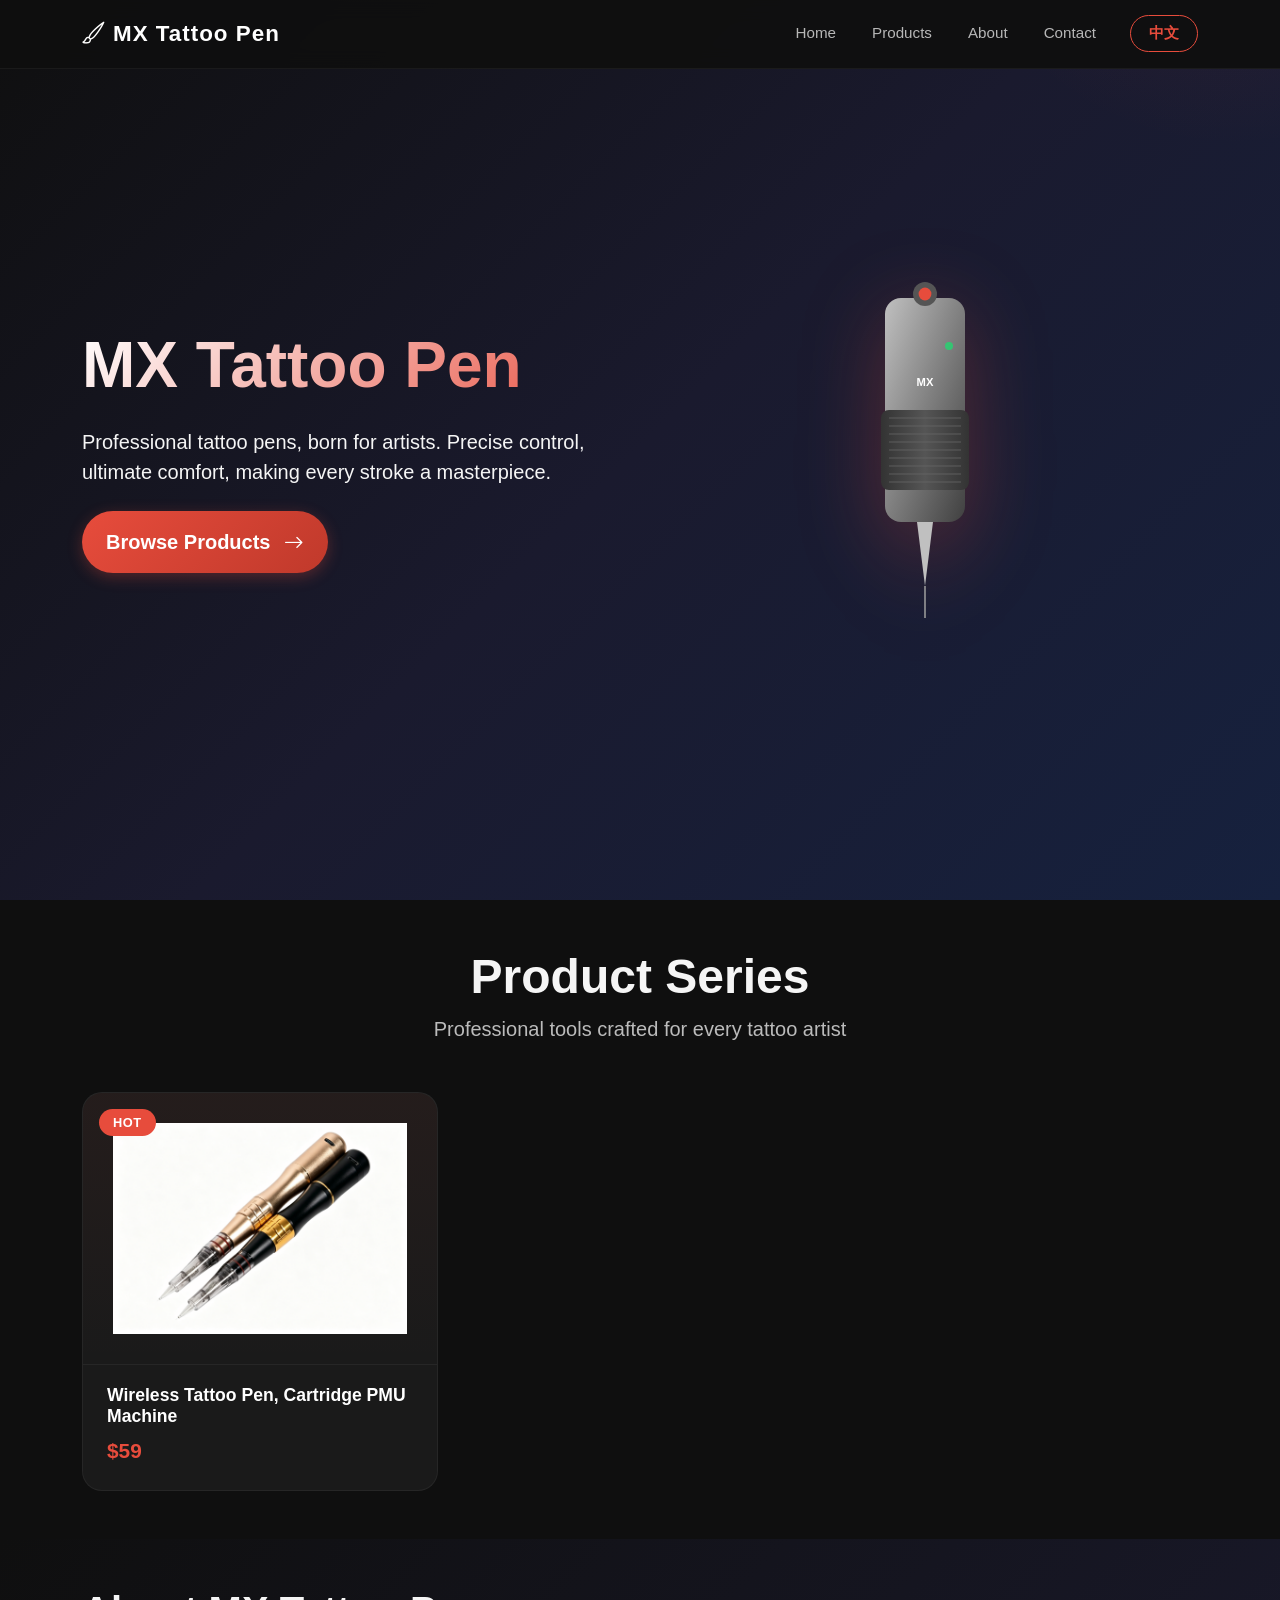
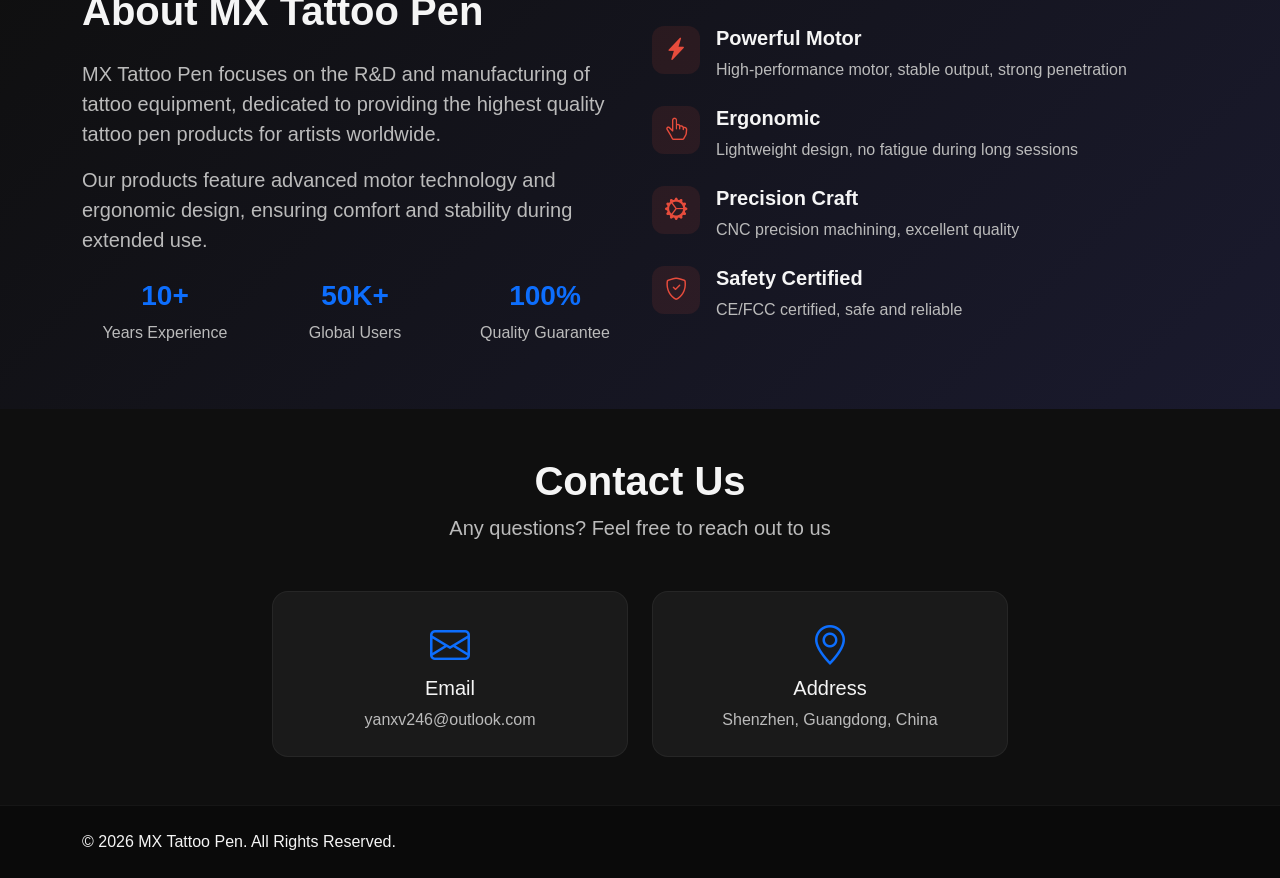
<file: index.html>
<!DOCTYPE html>
<html lang="zh-CN">
<head>
    <meta charset="UTF-8">
    <meta name="viewport" content="width=device-width, initial-scale=1.0">
    <title>MX Tattoo Pen - Professional Wireless Tattoo Pen | 专业无线纹身笔</title>
    <meta name="description" content="MX Tattoo Pen - Professional wireless tattoo pen with aircraft grade aluminium grip, autoclave sterilization, high-performance motor & silent transmission. 航空级铝合金握柄，高压蒸汽灭菌，高性能静音电机，续航2.5小时以上。">
    <meta name="keywords" content="tattoo pen, wireless tattoo pen, cartridge machine, PMU machine, 纹身笔, 纹绣机, 无线纹身笔, 全抛式纹绣机">
    <meta name="robots" content="index, follow">
    <meta name="author" content="MX Tattoo Pen">
    <!-- Favicon -->
    <link rel="icon" type="image/svg+xml" href="/favicon.svg">
    <link rel="icon" type="image/png" sizes="32x32" href="data:image/svg+xml,%3Csvg xmlns='http://www.w3.org/2000/svg' viewBox='0 0 100 100'%3E%3Crect width='100' height='100' rx='20' fill='%23e74c3c'/%3E%3Ctext x='50' y='65' text-anchor='middle' fill='%23fff' font-size='45' font-weight='bold' font-family='Arial'%3EMX%3C/text%3E%3C/svg%3E">
    <link rel="apple-touch-icon" href="data:image/svg+xml,%3Csvg xmlns='http://www.w3.org/2000/svg' viewBox='0 0 100 100'%3E%3Crect width='100' height='100' rx='20' fill='%23e74c3c'/%3E%3Ctext x='50' y='65' text-anchor='middle' fill='%23fff' font-size='45' font-weight='bold' font-family='Arial'%3EMX%3C/text%3E%3C/svg%3E">
    <!-- Open Graph -->
    <meta property="og:title" content="MX Tattoo Pen - Professional Wireless Tattoo Pen | 专业无线纹身笔">
    <meta property="og:description" content="Professional wireless tattoo pen with aircraft grade aluminium grip, autoclave sterilization, high-performance motor & silent transmission. 航空级铝合金握柄，无线操作，高压蒸汽灭菌处理，内置高性能电机，静音传动系统。">
    <meta property="og:type" content="website">
    <meta property="og:url" content="https://mxtattoo.yanxv.com">
    <meta property="og:image" content="imgs/PMU-020/main.jpg">
    <meta property="og:locale" content="zh_CN">
    <!-- Twitter Card -->
    <meta name="twitter:card" content="summary_large_image">
    <meta name="twitter:title" content="MX Tattoo Pen - Professional Wireless Tattoo Pen | 专业无线纹身笔">
    <meta name="twitter:description" content="Professional wireless tattoo pen with aircraft grade aluminium grip, autoclave sterilization, high-performance motor & silent transmission. 航空级铝合金握柄，无线操作，高压蒸汽灭菌处理，内置高性能电机，静音传动系统。">
    <meta name="twitter:image" content="imgs/PMU-020/main.jpg">
    <!-- Canonical -->
    <link rel="canonical" href="https://mxtattoo.yanxv.com">
    <!-- Hreflang -->
    <link rel="alternate" hreflang="zh-CN" href="https://mxtattoo.yanxv.com">
    <link rel="alternate" hreflang="en" href="https://mxtattoo.yanxv.com/?lang=en">
    <link rel="alternate" hreflang="x-default" href="https://mxtattoo.yanxv.com">
    <link href="https://cdn.jsdelivr.net/npm/bootstrap@5.3.0/dist/css/bootstrap.min.css" rel="stylesheet">
    <link href="https://cdn.jsdelivr.net/npm/bootstrap-icons@1.11.0/font/bootstrap-icons.css" rel="stylesheet">
    <link href="css/style.css" rel="stylesheet">
    <!-- JSON-LD Structured Data -->
    <script type="application/ld+json">
    {
      "@context": "https://schema.org",
      "@type": "ItemList",
      "name": "MX Tattoo Pen 产品系列",
      "description": "MX Tattoo Pen 专业级无线纹身笔产品列表",
      "url": "https://mxtattoo.yanxv.com",
      "numberOfItems": 1,
      "itemListElement": [
        {
          "@type": "ListItem",
          "position": 1,
          "item": {
            "@type": "Product",
            "name": "Wireless Tattoo Pen / 无线纹身笔，全抛式一体机",
            "description": "Professional wireless tattoo pen with aircraft grade aluminium grip, autoclave sterilization, high-performance motor & silent transmission. 航空级铝合金握柄，无线操作设计，内置高性能电机提供强劲动力，静音传动系统带来更佳体验。",
            "image": ["imgs/PMU-020/main.png", "imgs/PMU-020/1.jpg", "imgs/PMU-020/2.jpg", "imgs/PMU-020/3.jpg", "imgs/PMU-020/4.jpg", "imgs/PMU-020/5.jpg", "imgs/PMU-020/6.jpg", "imgs/PMU-020/7.jpg"],
            "sku": "MX-PMU-020",
            "brand": {
              "@type": "Brand",
              "name": "MX Tattoo Pen"
            },
            "offers": {
              "@type": "Offer",
              "price": "399",
              "priceCurrency": "CNY",
              "availability": "https://schema.org/InStock",
              "url": "https://mxtattoo.yanxv.com/#product-1"
            },
            "material": "航空级连杆铝合金（阳极氧化）",
            "weight": "260g"
          }
        }
      ]
    }
    </script>
</head>
<body>

    <!-- 导航栏 -->
    <nav class="navbar navbar-expand-lg navbar-dark fixed-top">
        <div class="container">
            <a class="navbar-brand fw-bold" href="#">
                <i class="bi bi-brush me-2"></i>MX Tattoo Pen
            </a>
            <button class="navbar-toggler" type="button" data-bs-toggle="collapse" data-bs-target="#navbarNav">
                <span class="navbar-toggler-icon"></span>
            </button>
            <div class="collapse navbar-collapse" id="navbarNav">
                <ul class="navbar-nav ms-auto">
                    <li class="nav-item">
                        <a class="nav-link" href="#home" data-i18n="nav.home">首页</a>
                    </li>
                    <li class="nav-item">
                        <a class="nav-link" href="#products" data-i18n="nav.products">产品</a>
                    </li>
                    <li class="nav-item">
                        <a class="nav-link" href="#about" data-i18n="nav.about">关于我们</a>
                    </li>
                    <li class="nav-item">
                        <a class="nav-link" href="#contact" data-i18n="nav.contact">联系方式</a>
                    </li>
                </ul>
                <div class="ms-lg-3 mt-2 mt-lg-0">
                    <a class="nav-link" href="#" id="lang-switch">English</a>
                </div>
            </div>
        </div>
    </nav>

    <!-- Hero 区域 -->
    <section id="home" class="hero-section">
        <div class="container">
            <div class="row align-items-center min-vh-100">
                <div class="col-lg-6 hero-content">
                    <h1 class="display-3 fw-bold" data-i18n="hero.title">MX Tattoo Pen</h1>
                    <p class="lead my-4" data-i18n="hero.subtitle">专业级纹身笔，为艺术家而生。精准操控，极致舒适，让每一笔都成为杰作。</p>
                    <a href="#products" class="btn btn-primary btn-lg px-4 py-3" id="hero-btn">浏览产品 <i class="bi bi-arrow-right ms-2"></i></a>
                </div>
                <div class="col-lg-6 text-center hero-image">
                    <svg viewBox="0 0 400 500" xmlns="http://www.w3.org/2000/svg" class="hero-svg">
                        <defs>
                            <linearGradient id="penGrad" x1="0%" y1="0%" x2="100%" y2="100%">
                                <stop offset="0%" style="stop-color:#c0c0c0;stop-opacity:1" />
                                <stop offset="50%" style="stop-color:#808080;stop-opacity:1" />
                                <stop offset="100%" style="stop-color:#404040;stop-opacity:1" />
                            </linearGradient>
                            <linearGradient id="gripGrad" x1="0%" y1="0%" x2="100%" y2="0%">
                                <stop offset="0%" style="stop-color:#333;stop-opacity:1" />
                                <stop offset="50%" style="stop-color:#555;stop-opacity:1" />
                                <stop offset="100%" style="stop-color:#333;stop-opacity:1" />
                            </linearGradient>
                        </defs>
                        <!-- 笔身 -->
                        <rect x="150" y="60" width="100" height="280" rx="20" fill="url(#penGrad)" />
                        <!-- 握把区域 -->
                        <rect x="145" y="200" width="110" height="100" rx="10" fill="url(#gripGrad)" />
                        <!-- 握把纹理 -->
                        <line x1="155" y1="210" x2="245" y2="210" stroke="#666" stroke-width="1"/>
                        <line x1="155" y1="220" x2="245" y2="220" stroke="#666" stroke-width="1"/>
                        <line x1="155" y1="230" x2="245" y2="230" stroke="#666" stroke-width="1"/>
                        <line x1="155" y1="240" x2="245" y2="240" stroke="#666" stroke-width="1"/>
                        <line x1="155" y1="250" x2="245" y2="250" stroke="#666" stroke-width="1"/>
                        <line x1="155" y1="260" x2="245" y2="260" stroke="#666" stroke-width="1"/>
                        <line x1="155" y1="270" x2="245" y2="270" stroke="#666" stroke-width="1"/>
                        <line x1="155" y1="280" x2="245" y2="280" stroke="#666" stroke-width="1"/>
                        <line x1="155" y1="290" x2="245" y2="290" stroke="#666" stroke-width="1"/>
                        <!-- 笔尖 -->
                        <polygon points="190,340 210,340 200,420" fill="#c0c0c0" />
                        <!-- 针头 -->
                        <line x1="200" y1="420" x2="200" y2="460" stroke="#999" stroke-width="2"/>
                        <!-- 顶部按钮 -->
                        <circle cx="200" cy="55" r="15" fill="#555" />
                        <circle cx="200" cy="55" r="8" fill="#e74c3c" />
                        <!-- LED指示灯 -->
                        <circle cx="230" cy="120" r="5" fill="#2ecc71" opacity="0.9"/>
                        <!-- 品牌标识 -->
                        <text x="200" y="170" text-anchor="middle" fill="#fff" font-size="14" font-weight="bold" font-family="Arial">MX</text>
                    </svg>
                </div>
            </div>
        </div>
    </section>

    <!-- 产品展示区域 -->
    <section id="products" class="products-section py-5">
        <div class="container">
            <div class="text-center mb-5">
                <h2 class="display-5 fw-bold" data-i18n="products.title">产品系列</h2>
                <p class="text-muted fs-5" data-i18n="products.subtitle">为每一位纹身艺术家打造的专业工具</p>
            </div>
            <div class="row g-4" id="product-grid">
                <!-- 产品卡片由 JavaScript 动态生成 -->
            </div>
        </div>
    </section>

    <!-- 关于我们 -->
    <section id="about" class="about-section py-5">
        <div class="container">
            <div class="row align-items-center">
                <div class="col-lg-6 mb-4 mb-lg-0">
                    <h2 class="display-6 fw-bold mb-4" data-i18n="about.title">关于 MX Tattoo Pen</h2>
                    <p class="fs-5 text-muted mb-3" data-i18n="about.desc1">MX Tattoo Pen 专注于纹身设备研发与制造，致力于为全球纹身艺术家提供最优质的纹身笔产品。</p>
                    <p class="fs-5 text-muted mb-3" data-i18n="about.desc2">我们的产品采用先进的马达技术和人体工学设计，确保长时间使用的舒适性和稳定性。</p>
                    <div class="row mt-4">
                        <div class="col-4 text-center">
                            <h3 class="fw-bold text-primary">10+</h3>
                            <p class="text-muted" data-i18n="about.years">年行业经验</p>
                        </div>
                        <div class="col-4 text-center">
                            <h3 class="fw-bold text-primary">50K+</h3>
                            <p class="text-muted" data-i18n="about.users">全球用户</p>
                        </div>
                        <div class="col-4 text-center">
                            <h3 class="fw-bold text-primary">100%</h3>
                            <p class="text-muted" data-i18n="about.quality">品质保证</p>
                        </div>
                    </div>
                </div>
                <div class="col-lg-6">
                    <div class="about-features">
                        <div class="feature-item d-flex align-items-start mb-4">
                            <div class="feature-icon me-3">
                                <i class="bi bi-lightning-charge-fill"></i>
                            </div>
                            <div>
                                <h5 class="fw-bold" data-i18n-about="about.f1">强劲动力</h5>
                                <p class="text-muted mb-0" data-i18n-about="about.f1d">高性能马达，稳定输出，穿透力强</p>
                            </div>
                        </div>
                        <div class="feature-item d-flex align-items-start mb-4">
                            <div class="feature-icon me-3">
                                <i class="bi bi-hand-index-thumb"></i>
                            </div>
                            <div>
                                <h5 class="fw-bold" data-i18n-about="about.f2">人体工学</h5>
                                <p class="text-muted mb-0" data-i18n-about="about.f2d">轻量化设计，长时间握持不疲劳</p>
                            </div>
                        </div>
                        <div class="feature-item d-flex align-items-start mb-4">
                            <div class="feature-icon me-3">
                                <i class="bi bi-gear-wide-connected"></i>
                            </div>
                            <div>
                                <h5 class="fw-bold" data-i18n-about="about.f3">精密工艺</h5>
                                <p class="text-muted mb-0" data-i18n-about="about.f3d">CNC精密加工，品质卓越</p>
                            </div>
                        </div>
                        <div class="feature-item d-flex align-items-start">
                            <div class="feature-icon me-3">
                                <i class="bi bi-shield-check"></i>
                            </div>
                            <div>
                                <h5 class="fw-bold" data-i18n-about="about.f4">安全认证</h5>
                                <p class="text-muted mb-0" data-i18n-about="about.f4d">CE/FCC认证，安全可靠</p>
                            </div>
                        </div>
                    </div>
                </div>
            </div>
        </div>
    </section>

    <!-- 联系方式 -->
    <section id="contact" class="contact-section py-5">
        <div class="container">
            <div class="text-center mb-5">
                <h2 class="display-6 fw-bold" data-i18n="contact.title">联系我们</h2>
                <p class="text-muted fs-5" data-i18n="contact.subtitle">有任何问题？欢迎随时与我们取得联系</p>
            </div>
            <div class="row justify-content-center">
                <div class="col-lg-8">
                    <div class="row g-4 justify-content-center">
                        <div class="col-md-6 text-center">
                            <div class="contact-card p-4">
                                <i class="bi bi-envelope fs-1 text-primary mb-3"></i>
                                <h5 data-i18n="contact.email">邮箱</h5>
                                <p class="text-muted mb-0">yanxv246@outlook.com</p>
                            </div>
                        </div>
                        <!-- <div class="col-md-4 text-center">
                            <div class="contact-card p-4">
                                <i class="bi bi-telephone fs-1 text-primary mb-3"></i>
                                <h5 data-i18n="contact.phone">电话</h5>
                                <p class="text-muted mb-0">+86 400-888-8888</p>
                            </div>
                        </div> -->
                        <div class="col-md-6 text-center">
                            <div class="contact-card p-4">
                                <i class="bi bi-geo-alt fs-1 text-primary mb-3"></i>
                                <h5 data-i18n="contact.address">地址</h5>
                                <p class="text-muted mb-0" data-i18n="contact.addressValue">中国广东省深圳市</p>
                            </div>
                        </div>
                    </div>
                </div>
            </div>
        </div>
    </section>

    <!-- 页脚 -->
    <footer class="footer-section py-4">
        <div class="container">
            <div class="row align-items-center">
                <div class="col-md-6 text-center text-md-start">
                    <p class="mb-0" data-i18n="footer">&copy; 2024 MX Tattoo Pen. All Rights Reserved.</p>
                </div>
                <!-- <div class="col-md-6 text-center text-md-end">
                    <a href="#" class="text-white me-3"><i class="bi bi-facebook fs-5"></i></a>
                    <a href="#" class="text-white me-3"><i class="bi bi-instagram fs-5"></i></a>
                    <a href="#" class="text-white me-3"><i class="bi bi-youtube fs-5"></i></a>
                    <a href="#" class="text-white"><i class="bi bi-twitter-x fs-5"></i></a>
                </div> -->
            </div>
        </div>
    </footer>

    <!-- 商品详情弹窗 -->
    <div class="modal fade" id="productModal" tabindex="-1" aria-labelledby="productModalLabel" aria-hidden="true">
        <div class="modal-dialog modal-lg modal-dialog-centered">
            <div class="modal-content">
                <div class="modal-header border-0">
                    <h5 class="modal-title fw-bold" id="productModalLabel">商品详情</h5>
                    <button type="button" class="btn-close" data-bs-dismiss="modal" aria-label="Close"></button>
                </div>
                <div class="modal-body">
                    <div class="row">
                        <div class="col-md-6 mb-4 mb-md-0">
                            <div id="modal-image" class="modal-product-image text-center"></div>
                            <div class="mt-4 d-none d-md-block">
                                <h6 class="fw-bold mb-2" data-i18n="modal.features">产品特点</h6>
                                <ul class="list-unstyled" id="modal-features"></ul>
                            </div>
                        </div>
                        <div class="col-md-6">
                            <h3 class="fw-bold mb-2" id="modal-name"></h3>
                            <div class="mb-3">
                                <span class="badge bg-primary me-1" id="modal-badge"></span>
                            </div>
                            <h4 class="text-danger fw-bold mb-3" id="modal-price"></h4>
                            <p class="text-muted mb-4" id="modal-desc"></p>
                            <div class="d-md-none">
                                <h6 class="fw-bold mb-2" data-i18n="modal.features">产品特点</h6>
                                <ul class="list-unstyled" id="modal-features-mobile"></ul>
                            </div>
                            <h6 class="fw-bold mb-2" data-i18n="modal.specs">技术参数</h6>
                            <table class="table table-sm" id="modal-specs"></table>
                        </div>
                    </div>
                    <div class="row mt-4" id="modal-gallery"></div>
                </div>
                <div class="modal-footer border-0">
                    <button type="button" class="btn btn-outline-secondary" data-bs-dismiss="modal">关闭</button>
                    <!-- <button type="button" class="btn btn-primary"><i class="bi bi-cart-plus me-1"></i>立即购买</button> -->
                </div>
            </div>
        </div>
    </div>

    <script src="https://cdn.jsdelivr.net/npm/bootstrap@5.3.0/dist/js/bootstrap.bundle.min.js"></script>
    <script src="js/i18n.js"></script>
    <script src="js/products.js"></script>
    <script src="js/main.js"></script>
</body>
</html>
</file>
<file: css/style.css>
:root {
  --primary: #2c3e50;
  --accent: #e74c3c;
  --bg-dark: #0f0f0f;
  --bg-card: #1a1a1a;
  --text-light: #f5f5f5;
  --text-muted: #999;
  --transition: all 0.3s ease;
}

* { margin: 0; padding: 0; box-sizing: border-box; }

body {
  font-family: -apple-system, BlinkMacSystemFont, 'Segoe UI', Roboto, 'Helvetica Neue', Arial, sans-serif;
  background: var(--bg-dark);
  color: var(--text-light);
  overflow-x: hidden;
}

.text-muted {
  color: #bbb !important;
}

.navbar {
  background: rgba(15, 15, 15, 0.95) !important;
  backdrop-filter: blur(10px);
  border-bottom: 1px solid rgba(255,255,255,0.05);
  padding: 12px 0;
  transition: var(--transition);
}

.navbar-brand {
  font-size: 1.4rem;
  letter-spacing: 1px;
  color: #fff !important;
}

.navbar .nav-link {
  color: rgba(255,255,255,0.7) !important;
  font-size: 0.95rem;
  padding: 8px 18px !important;
  border-radius: 8px;
  transition: var(--transition);
}

.navbar .nav-link:hover {
  color: #fff !important;
  background: rgba(255,255,255,0.08);
}

#lang-switch {
  color: var(--accent) !important;
  font-weight: 600;
  border: 1px solid var(--accent);
  border-radius: 20px;
  padding: 6px 18px !important;
  transition: var(--transition);
}

#lang-switch:hover {
  background: var(--accent);
  color: #fff !important;
}

.hero-section {
  position: relative;
  background: linear-gradient(135deg, #0f0f0f 0%, #1a1a2e 50%, #16213e 100%);
  overflow: hidden;
}

.hero-section::before {
  content: '';
  position: absolute;
  top: -50%;
  right: -20%;
  width: 600px;
  height: 600px;
  background: radial-gradient(circle, rgba(231,76,60,0.1) 0%, transparent 70%);
  border-radius: 50%;
  pointer-events: none;
}

.hero-content h1 {
  background: linear-gradient(135deg, #fff, #e74c3c);
  -webkit-background-clip: text;
  -webkit-text-fill-color: transparent;
  background-clip: text;
}

.hero-image { position: relative; z-index: 1; }

.hero-svg { max-width: 320px; filter: drop-shadow(0 20px 40px rgba(231,76,60,0.3)); }

.btn-primary {
  background: linear-gradient(135deg, var(--accent), #c0392b) !important;
  border: none !important;
  border-radius: 50px !important;
  font-weight: 600;
  transition: var(--transition);
  box-shadow: 0 4px 15px rgba(231,76,60,0.3);
}

.btn-primary:hover {
  transform: translateY(-2px);
  box-shadow: 0 8px 25px rgba(231,76,60,0.4);
}

.products-section {
  background: var(--bg-dark);
  padding: 100px 0;
}

.product-card {
  background: var(--bg-card);
  border-radius: 20px;
  overflow: hidden;
  cursor: pointer;
  transition: var(--transition);
  border: 1px solid rgba(255,255,255,0.05);
  position: relative;
}

.product-card:hover {
  transform: translateY(-8px);
  border-color: rgba(231,76,60,0.3);
  box-shadow: 0 20px 40px rgba(0,0,0,0.4);
}

.product-badge {
  position: absolute;
  top: 16px;
  left: 16px;
  background: var(--accent);
  color: #fff;
  padding: 4px 14px;
  border-radius: 20px;
  font-size: 0.8rem;
  font-weight: 600;
  z-index: 2;
  text-transform: uppercase;
  letter-spacing: 0.5px;
}

.product-image {
  padding: 30px;
  display: flex;
  align-items: center;
  justify-content: center;
  min-height: 200px;
  background: linear-gradient(180deg, rgba(231,76,60,0.05) 0%, transparent 100%);
}

.product-svg {
  max-width: 160px;
  height: auto;
  filter: drop-shadow(0 10px 20px rgba(0,0,0,0.3));
  transition: var(--transition);
}

.product-card:hover .product-svg {
  transform: scale(1.08);
}

.product-img {
  width: 100%;
  height: 100%;
  object-fit: contain;
  max-height: 220px;
  transition: var(--transition);
}

.product-card:hover .product-img {
  transform: scale(1.05);
}

.product-info {
  padding: 20px 24px 24px;
  border-top: 1px solid rgba(255,255,255,0.05);
}

.product-name {
  font-size: 1.1rem;
  font-weight: 700;
  margin-bottom: 8px;
  color: #fff;
}

.product-price {
  font-size: 1.3rem;
  font-weight: 800;
  color: var(--accent);
}

.about-section {
  background: linear-gradient(135deg, #0f0f0f 0%, #1a1a2e 100%);
  padding: 100px 0;
}

.feature-icon {
  width: 48px;
  height: 48px;
  background: rgba(231,76,60,0.1);
  border-radius: 12px;
  display: flex;
  align-items: center;
  justify-content: center;
  font-size: 1.4rem;
  color: var(--accent);
  flex-shrink: 0;
}

.contact-section {
  background: var(--bg-dark);
  padding: 100px 0;
}

.contact-card {
  background: var(--bg-card);
  border-radius: 16px;
  border: 1px solid rgba(255,255,255,0.05);
  transition: var(--transition);
}

.contact-card:hover {
  transform: translateY(-4px);
  border-color: rgba(231,76,60,0.2);
}

.footer-section {
  background: #0a0a0a;
  border-top: 1px solid rgba(255,255,255,0.05);
}

.footer-section a:hover { color: var(--accent) !important; }

.modal-content {
  background: #1a1a1a;
  border: 1px solid rgba(255,255,255,0.1);
  border-radius: 20px;
  color: #e8e8e8;
}

.modal-content .text-muted {
  color: #bbb !important;
}

.modal-header .btn-close { filter: invert(1); }

.modal-product-image {
  padding: 20px;
  display: flex;
  align-items: center;
  justify-content: center;
  min-height: 250px;
  background: linear-gradient(180deg, rgba(231,76,60,0.05), transparent);
  border-radius: 16px;
}

.modal-product-image .product-svg {
  max-width: 180px;
}

.modal-product-image img {
  max-width: 100%;
  max-height: 300px;
  object-fit: contain;
}

.modal .table {
  color: #e8e8e8;
  margin-bottom: 0;
}

.modal .table td {
  color: #e8e8e8;
  border-color: rgba(255,255,255,0.1);
  padding: 8px 4px;
  background: transparent;
}

.modal .table tr:last-child td { border-bottom: none; }

.modal-body h3,
.modal-body h4,
.modal-body h6 {
  color: #fff;
}

.badge { font-weight: 500; padding: 6px 14px; border-radius: 20px; }

@media (max-width: 991.98px) {
  .hero-content { text-align: center; padding-top: 80px; }
  .hero-content h1 { font-size: 2.5rem; }
  .hero-image { margin-top: 0; }
  .hero-svg { max-width: 240px; }
}

@media (max-width: 767.98px) {
  .hero-content h1 { font-size: 2rem; }
  .hero-content .lead { font-size: 1rem; }
  .products-section { padding: 60px 0; }
  .about-section { padding: 60px 0; }
  .contact-section { padding: 60px 0; }
  .product-card { margin-bottom: 16px; }
  .product-image { min-height: 160px; }
  .product-svg { max-width: 120px; }
}

@media (max-width: 575.98px) {
  .hero-content h1 { font-size: 1.6rem; }
  .hero-svg { max-width: 180px; }
  .display-5 { font-size: 1.8rem; }
  .display-6 { font-size: 1.5rem; }
}
</file>
